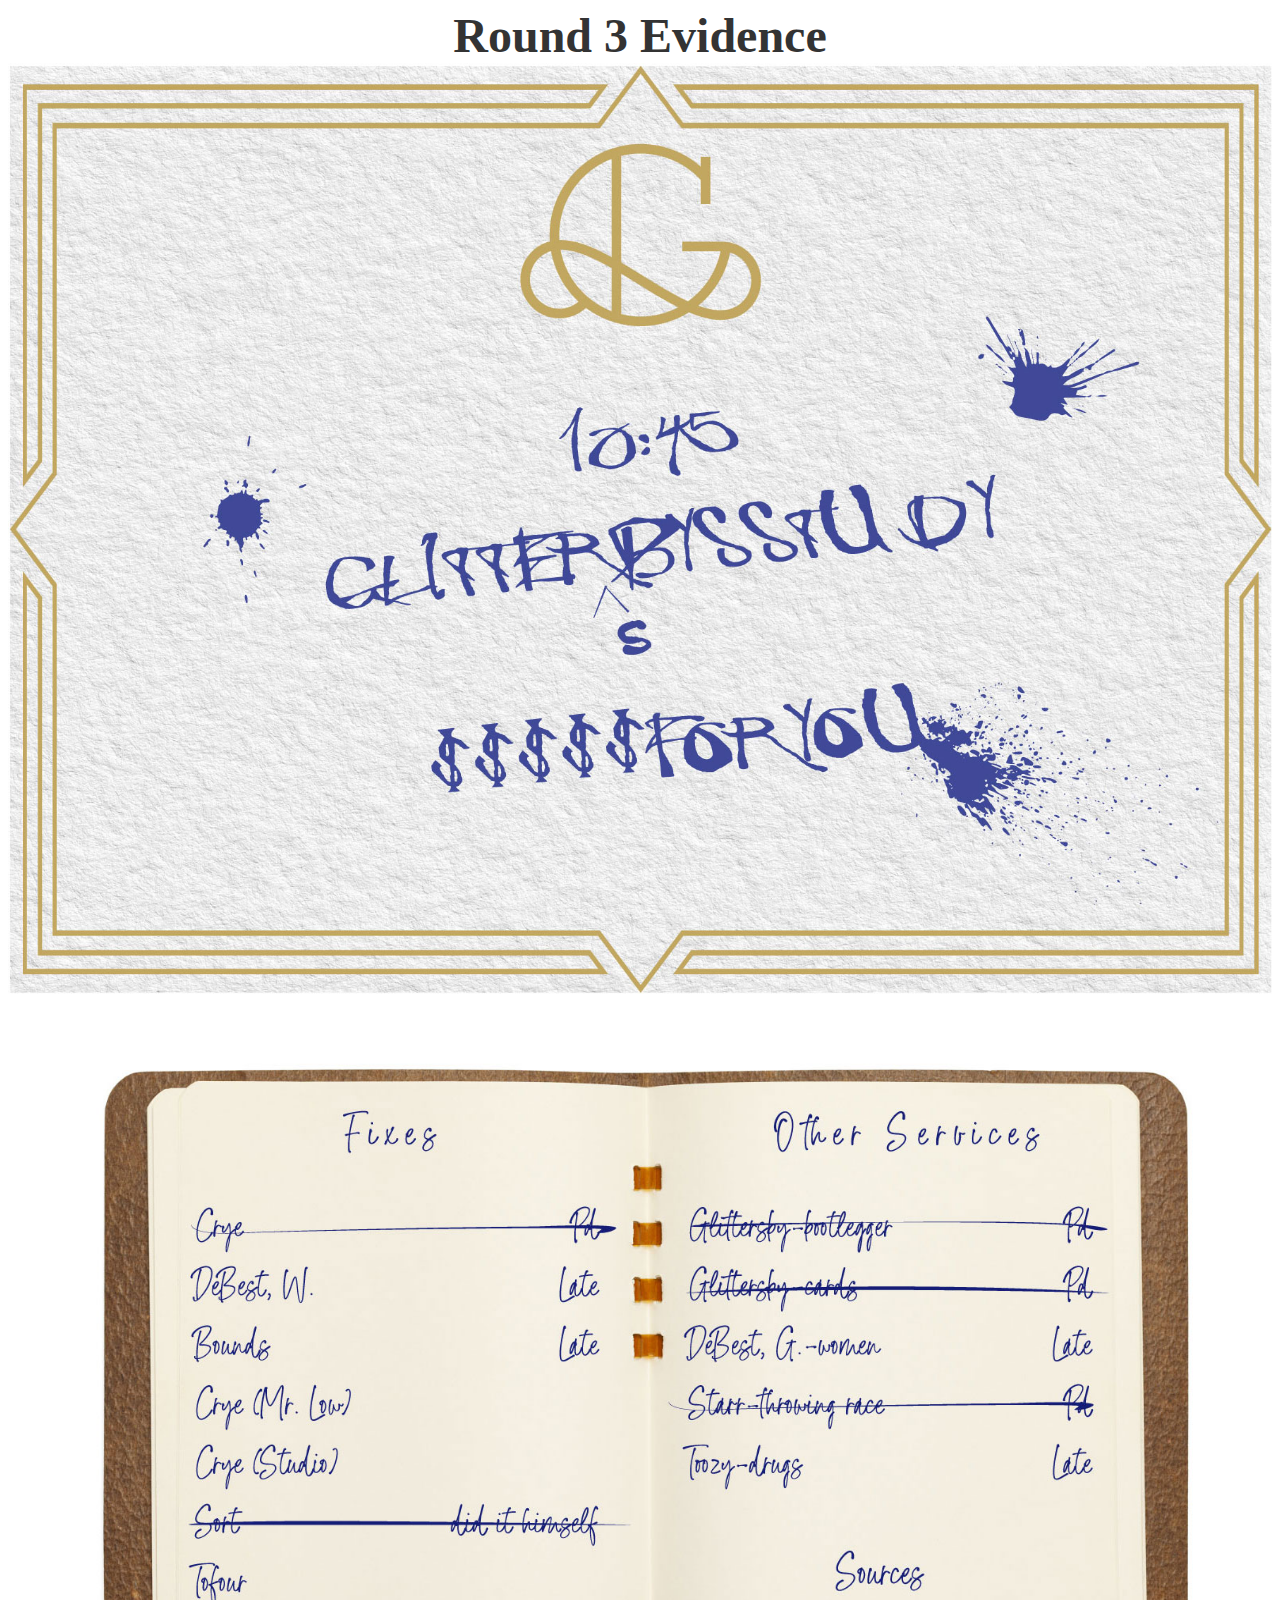
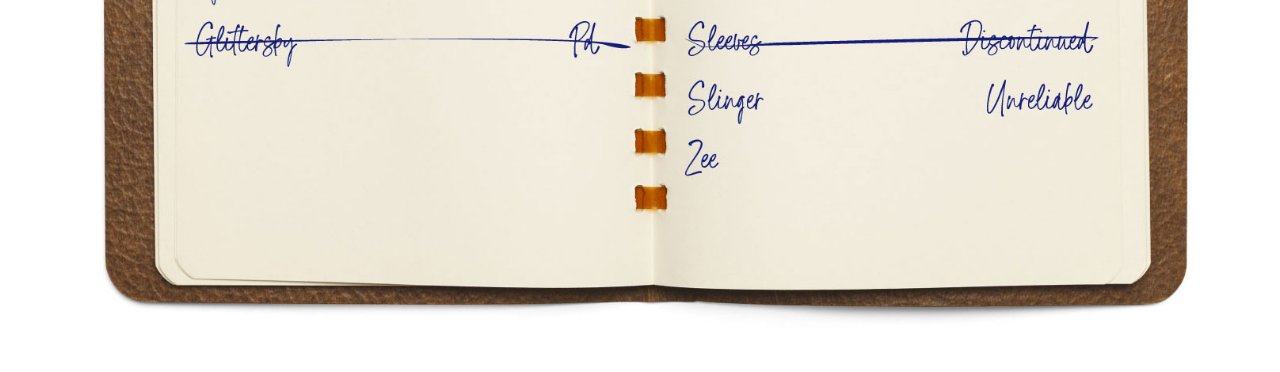
<file: mystery-9Sefhq9L9nD4LRbj1dOs/evidence-cE0xIhLJkZfTDeRRz2Vl/round_3-g9Q7XReeg22jXoPU6gNF/round_3_view.html>
<html lang="en">
<head>
  <meta name="robots" content="noindex, nofollow">
  <meta charset="UTF-8">
  <meta name="viewport" content="width=device-width, initial-scale=1.0">
  <link rel="stylesheet" href="../../../style.css">
  <title>Document</title>
</head>
<body>
  <h1>Round 3 Evidence</h1>
  <img src="./round_3.jpg" alt="Round 3 Evidence">
  <img src="../../../mystery-XNlAYUpY1UyJrnAFMTAa/evidence-VyL1GLgkcWxrbI66OFWC/round_2-2CEHIaczdL9lC1e0rTgK/round_2.jpg" alt="Round 2 Evidence">
</body>
</html>
</file>
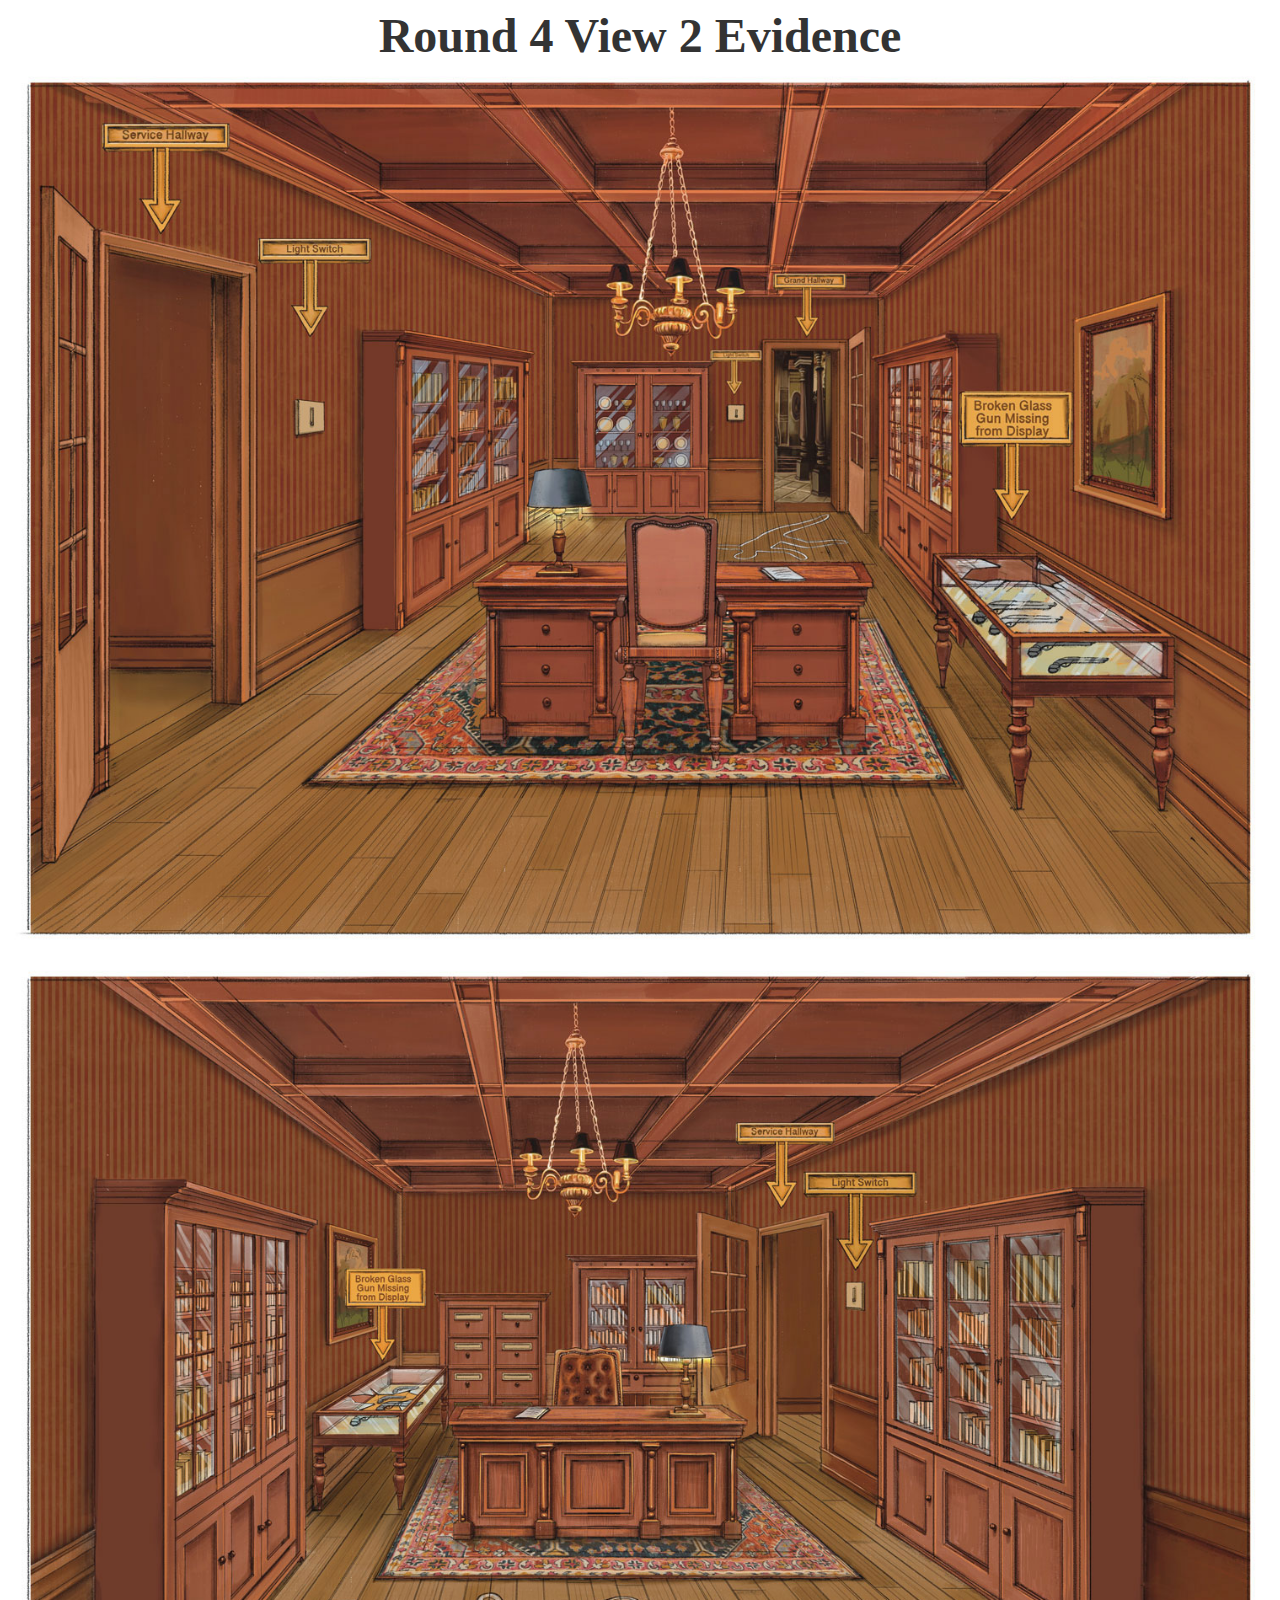
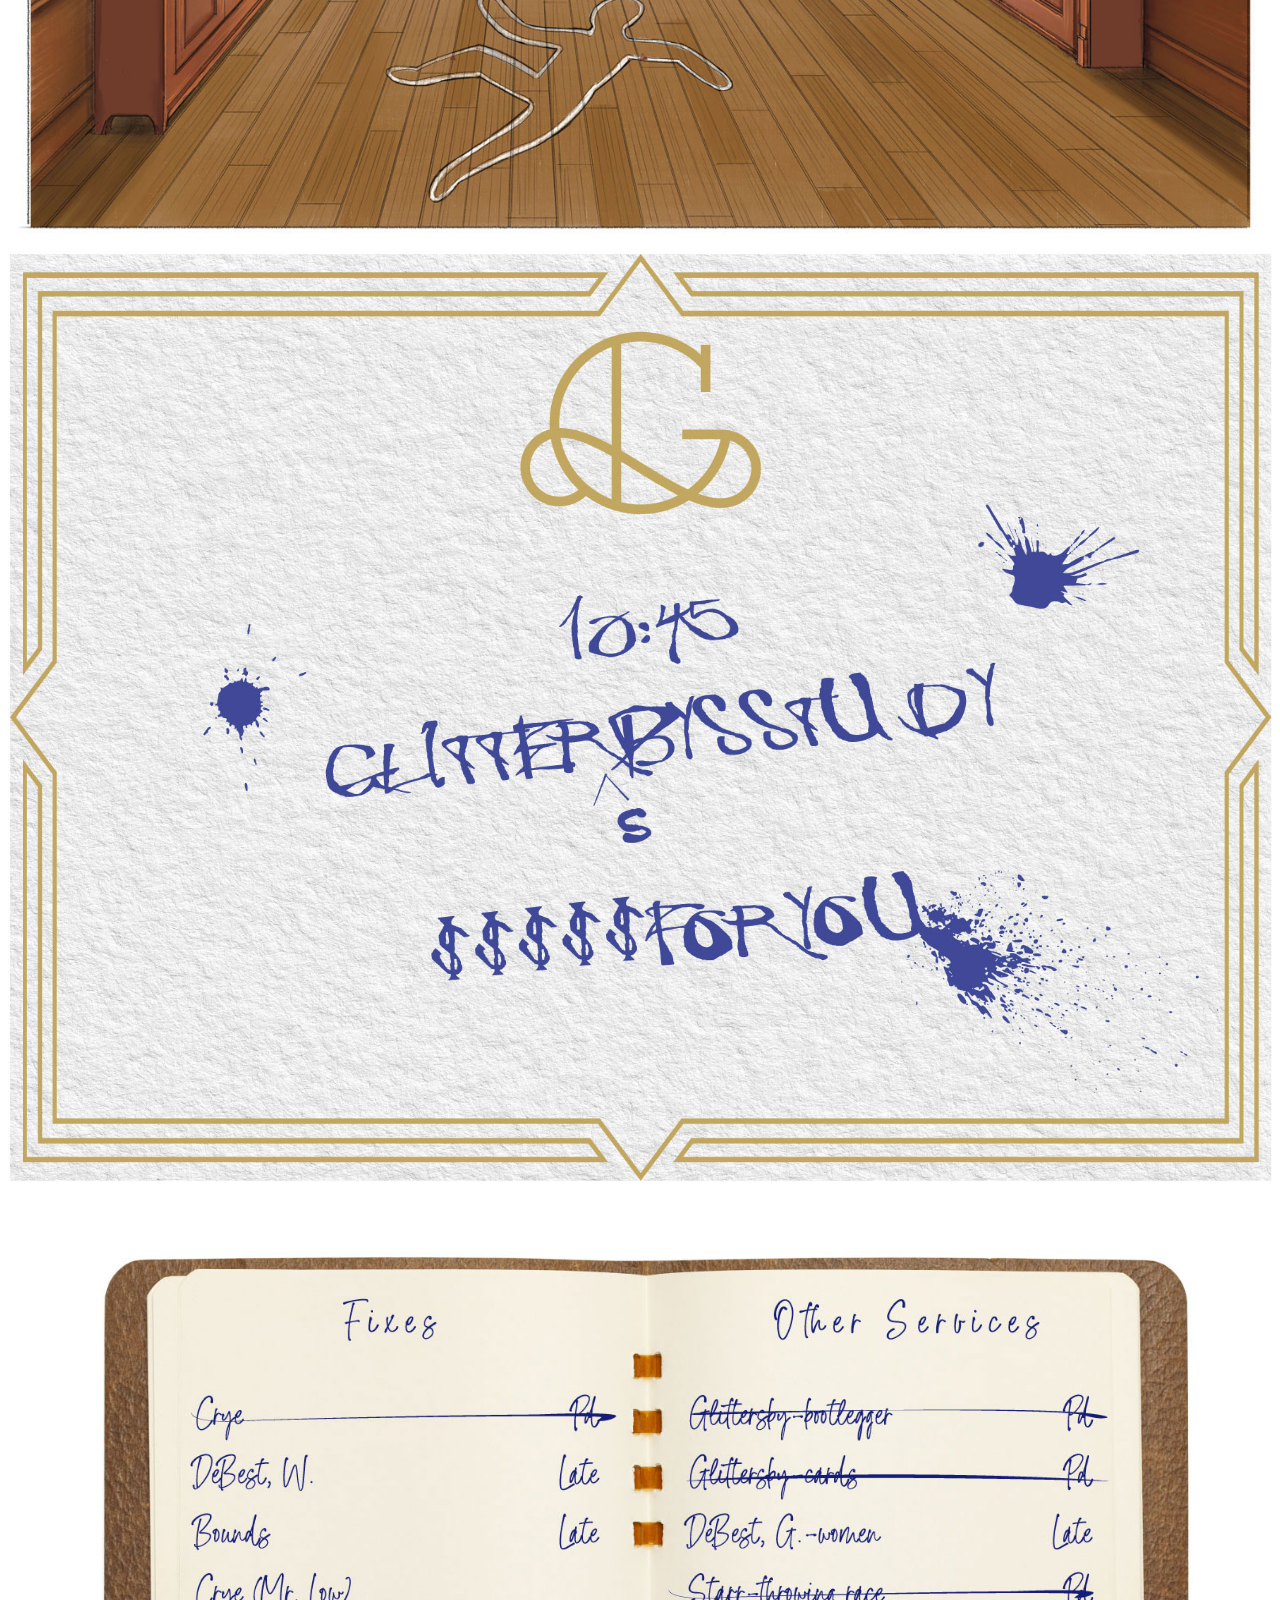
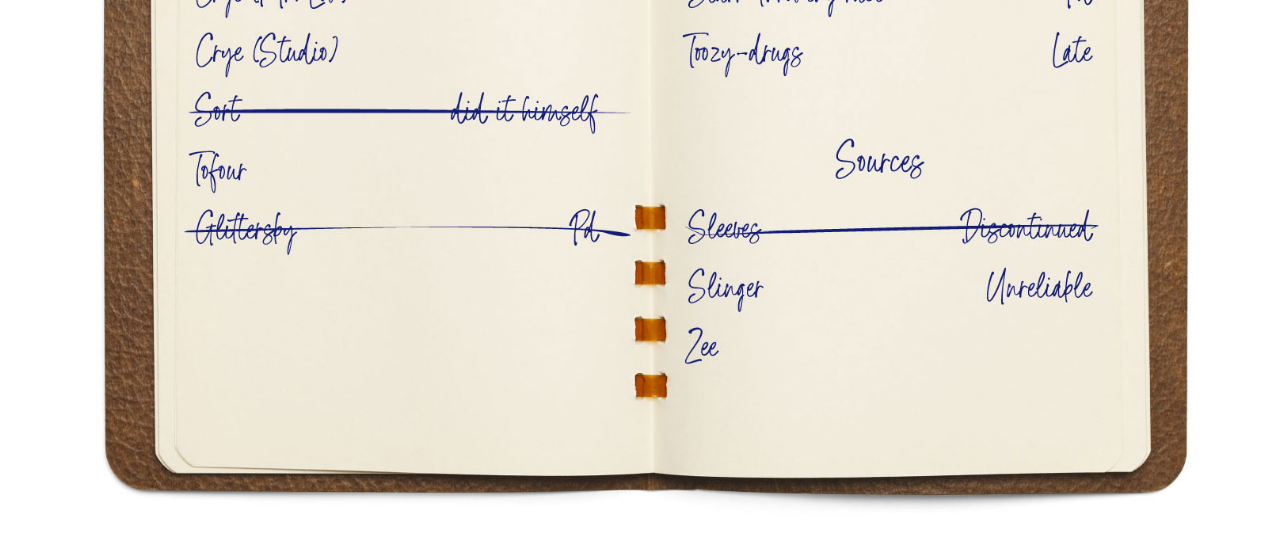
<file: mystery-sMiRxGPmzhglkiSFbdn2/evidence-NEksLSsXlrE238BwFXzp/round_4_view_2-PyZr21Jd4P428Lftjdsd/round_4_view_2.html>
<html lang="en">
<head>
  <meta name="robots" content="noindex, nofollow">
  <meta charset="UTF-8">
  <meta name="viewport" content="width=device-width, initial-scale=1.0">
  <link rel="stylesheet" href="../../../style.css">
  <title>Document</title>
</head>
<body>
  <h1>Round 4 View 2 Evidence</h1>
  <img src="./round_4_v_2.jpg" alt="Round 4 view 2 Evidence">
  <img src="../../../mystery-sxk0ajoEBqyFFSWpCZrv/evidence-n9PHnQ6cEzdivSwuvSSc/round_4_view_1-qfD3P3miKsBmLxrg7Xga/round_4_v_1.jpg" alt="Round 4 view 1 Evidence">
  <img src="../../../mystery-9Sefhq9L9nD4LRbj1dOs/evidence-cE0xIhLJkZfTDeRRz2Vl/round_3-g9Q7XReeg22jXoPU6gNF/round_3.jpg" alt="Round 3 Evidence">
  <img src="../../../mystery-XNlAYUpY1UyJrnAFMTAa/evidence-VyL1GLgkcWxrbI66OFWC/round_2-2CEHIaczdL9lC1e0rTgK/round_2.jpg" alt="Round 2 Evidence">
</body>
</html>
</file>
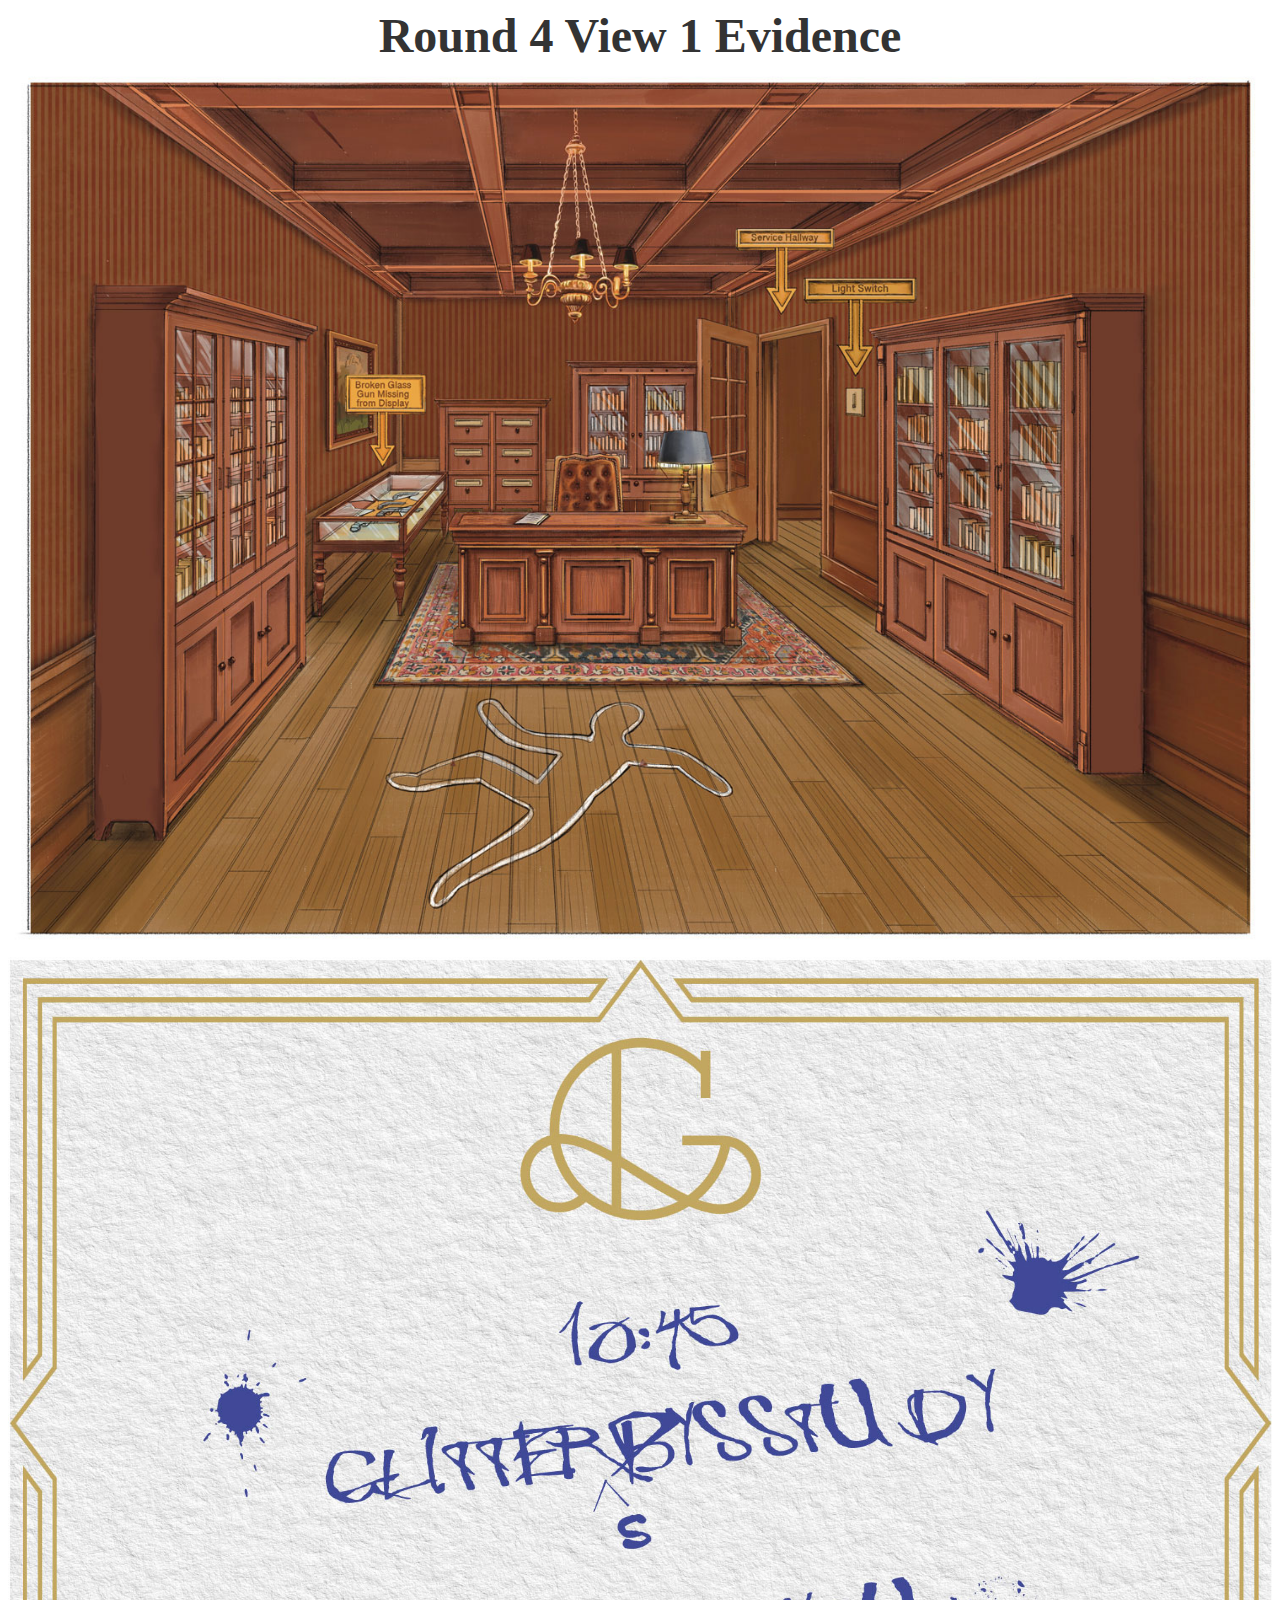
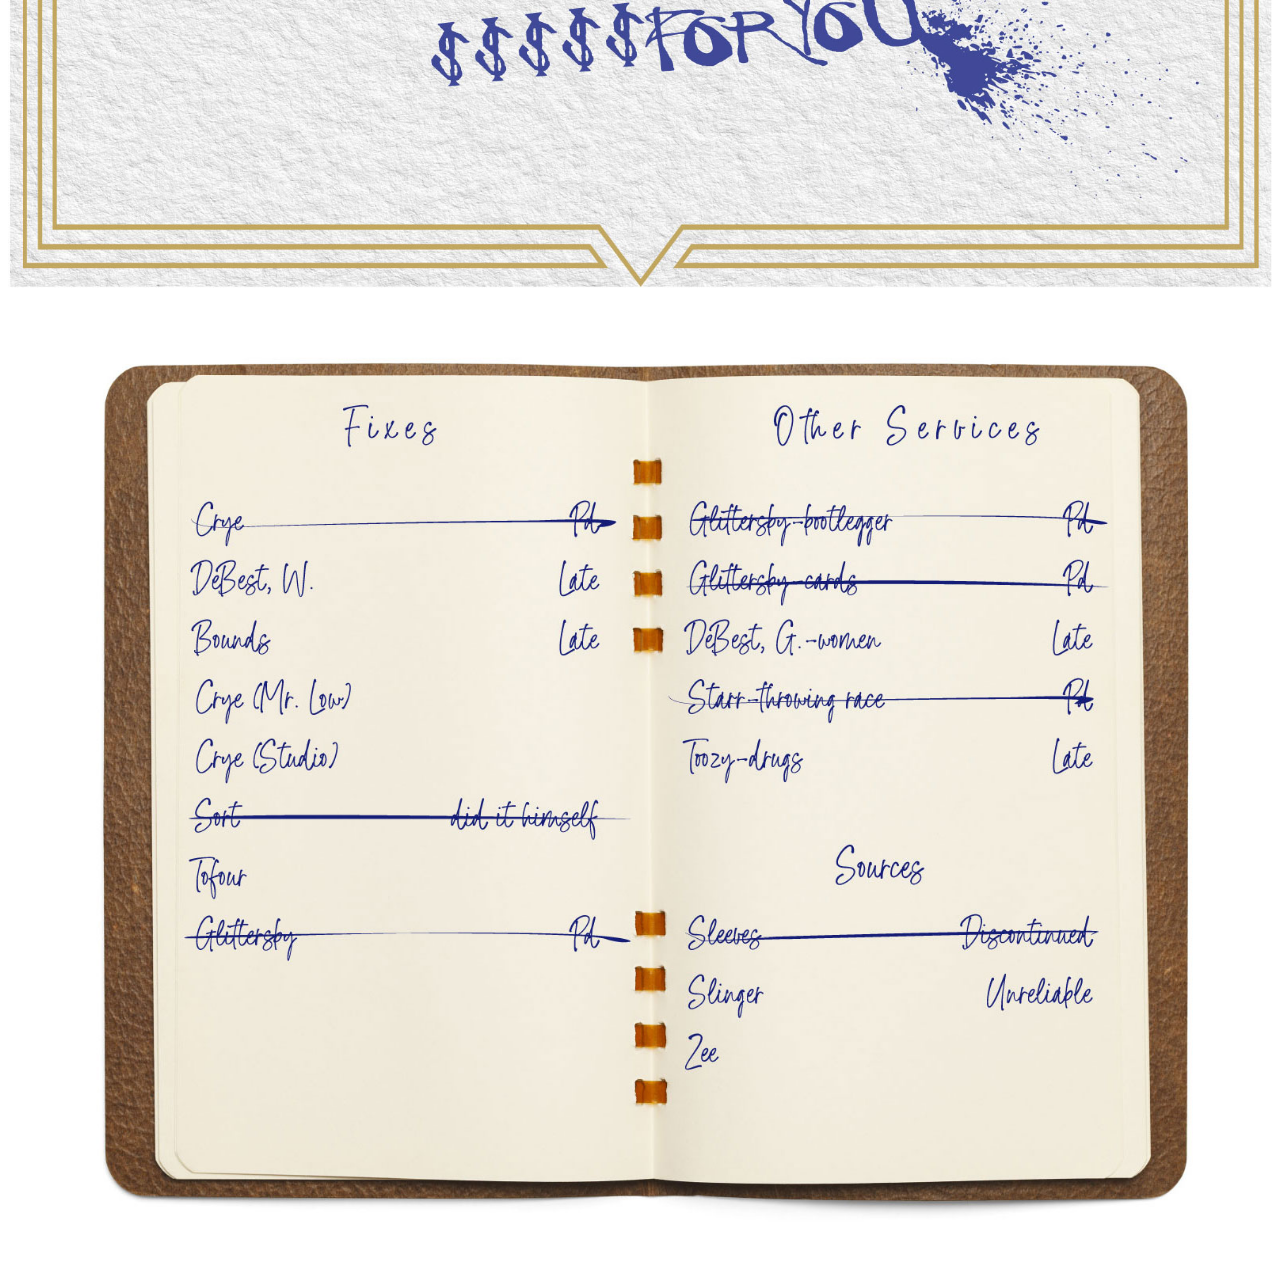
<file: mystery-sxk0ajoEBqyFFSWpCZrv/evidence-n9PHnQ6cEzdivSwuvSSc/round_4_view_1-qfD3P3miKsBmLxrg7Xga/round_4_view_1.html>
<html lang="en">
<head>
  <meta name="robots" content="noindex, nofollow">
  <meta charset="UTF-8">
  <meta name="viewport" content="width=device-width, initial-scale=1.0">
  <link rel="stylesheet" href="../../../style.css">
  <title>Document</title>
</head>
<body>
  <h1>Round 4 View 1 Evidence</h1>
  <img src="./round_4_v_1.jpg" alt="Round 4 view 1 Evidence">
  <img src="../../../mystery-9Sefhq9L9nD4LRbj1dOs/evidence-cE0xIhLJkZfTDeRRz2Vl/round_3-g9Q7XReeg22jXoPU6gNF/round_3.jpg" alt="Round 3 Evidence">
  <img src="../../../mystery-XNlAYUpY1UyJrnAFMTAa/evidence-VyL1GLgkcWxrbI66OFWC/round_2-2CEHIaczdL9lC1e0rTgK/round_2.jpg" alt="Round 2 Evidence">
</body>
</html>
</file>
<file: style.css>
img {
    max-width: 100%;
    height: auto;
    display: block;
    margin: 0 auto;
}

h1 {
    font-size: 3em;
    color: #333;
    text-align: center;
    margin: 0;
    padding: 0;
}
</file>
